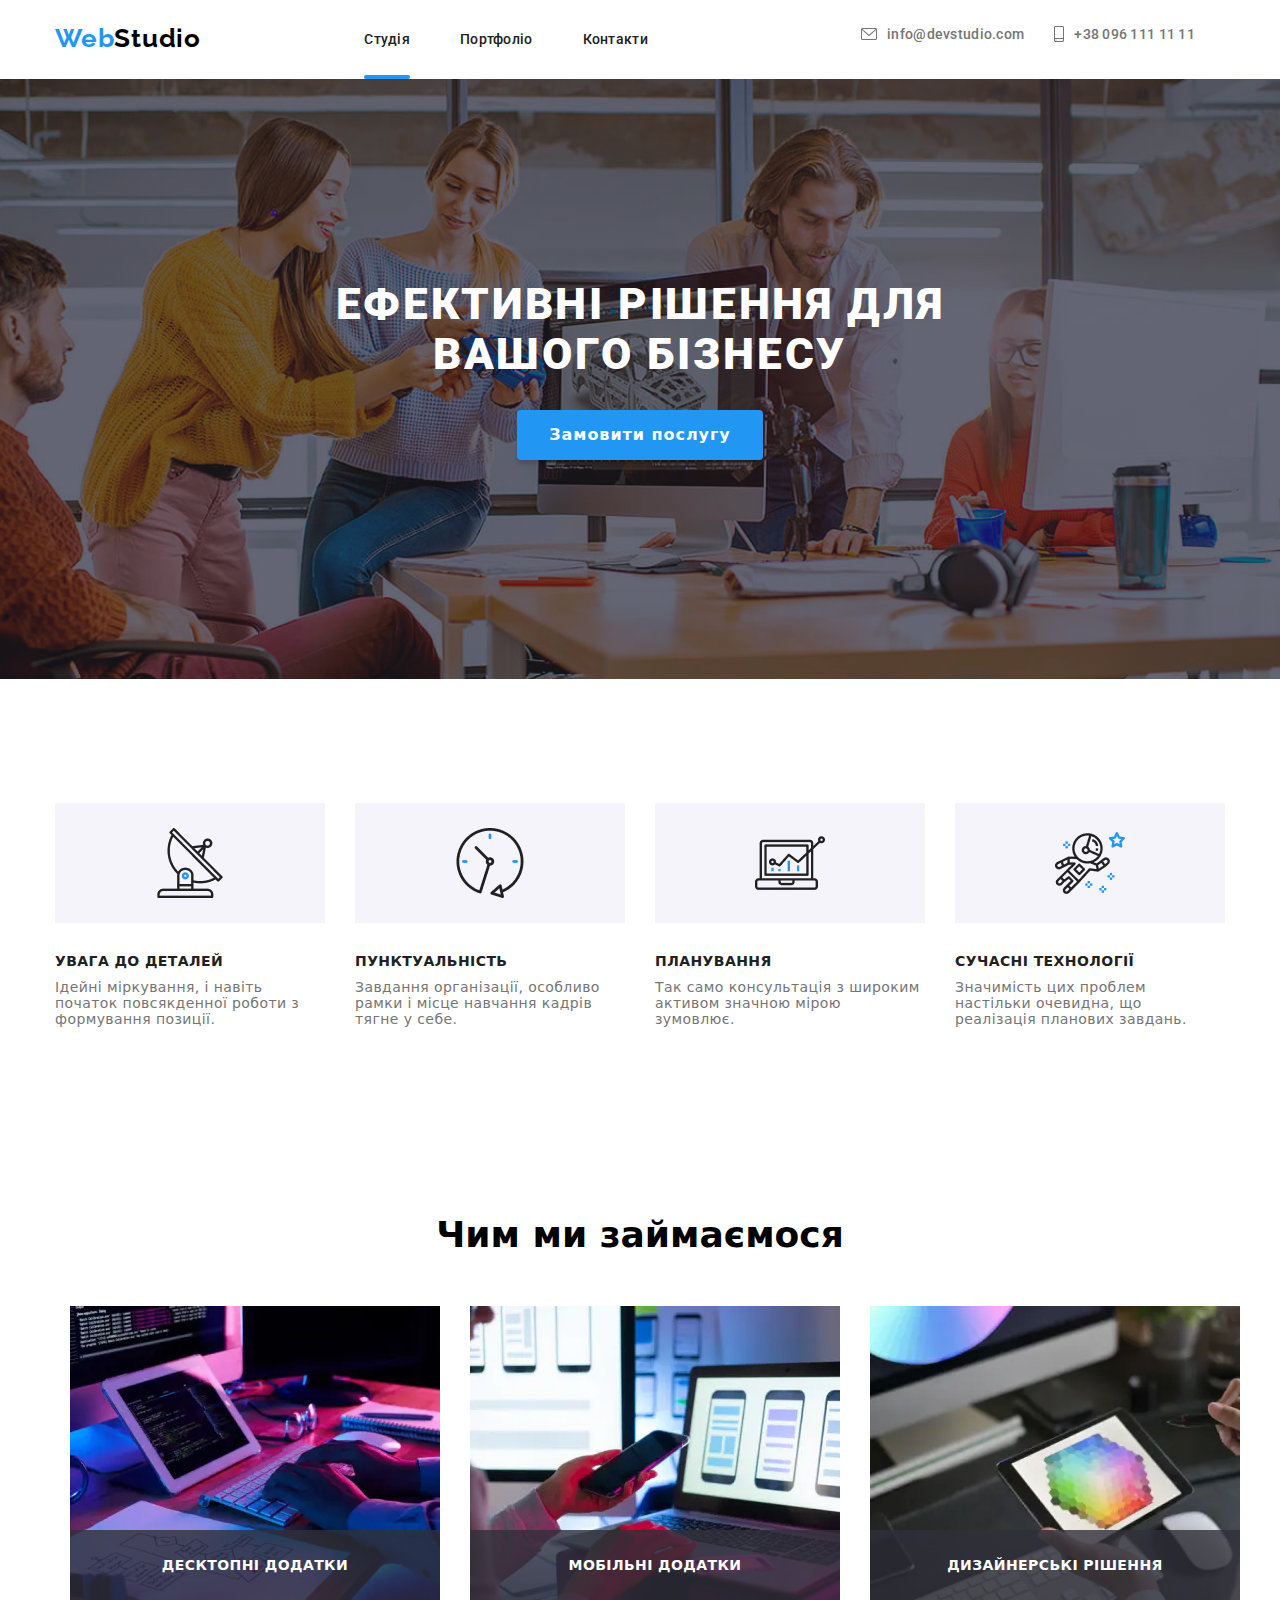
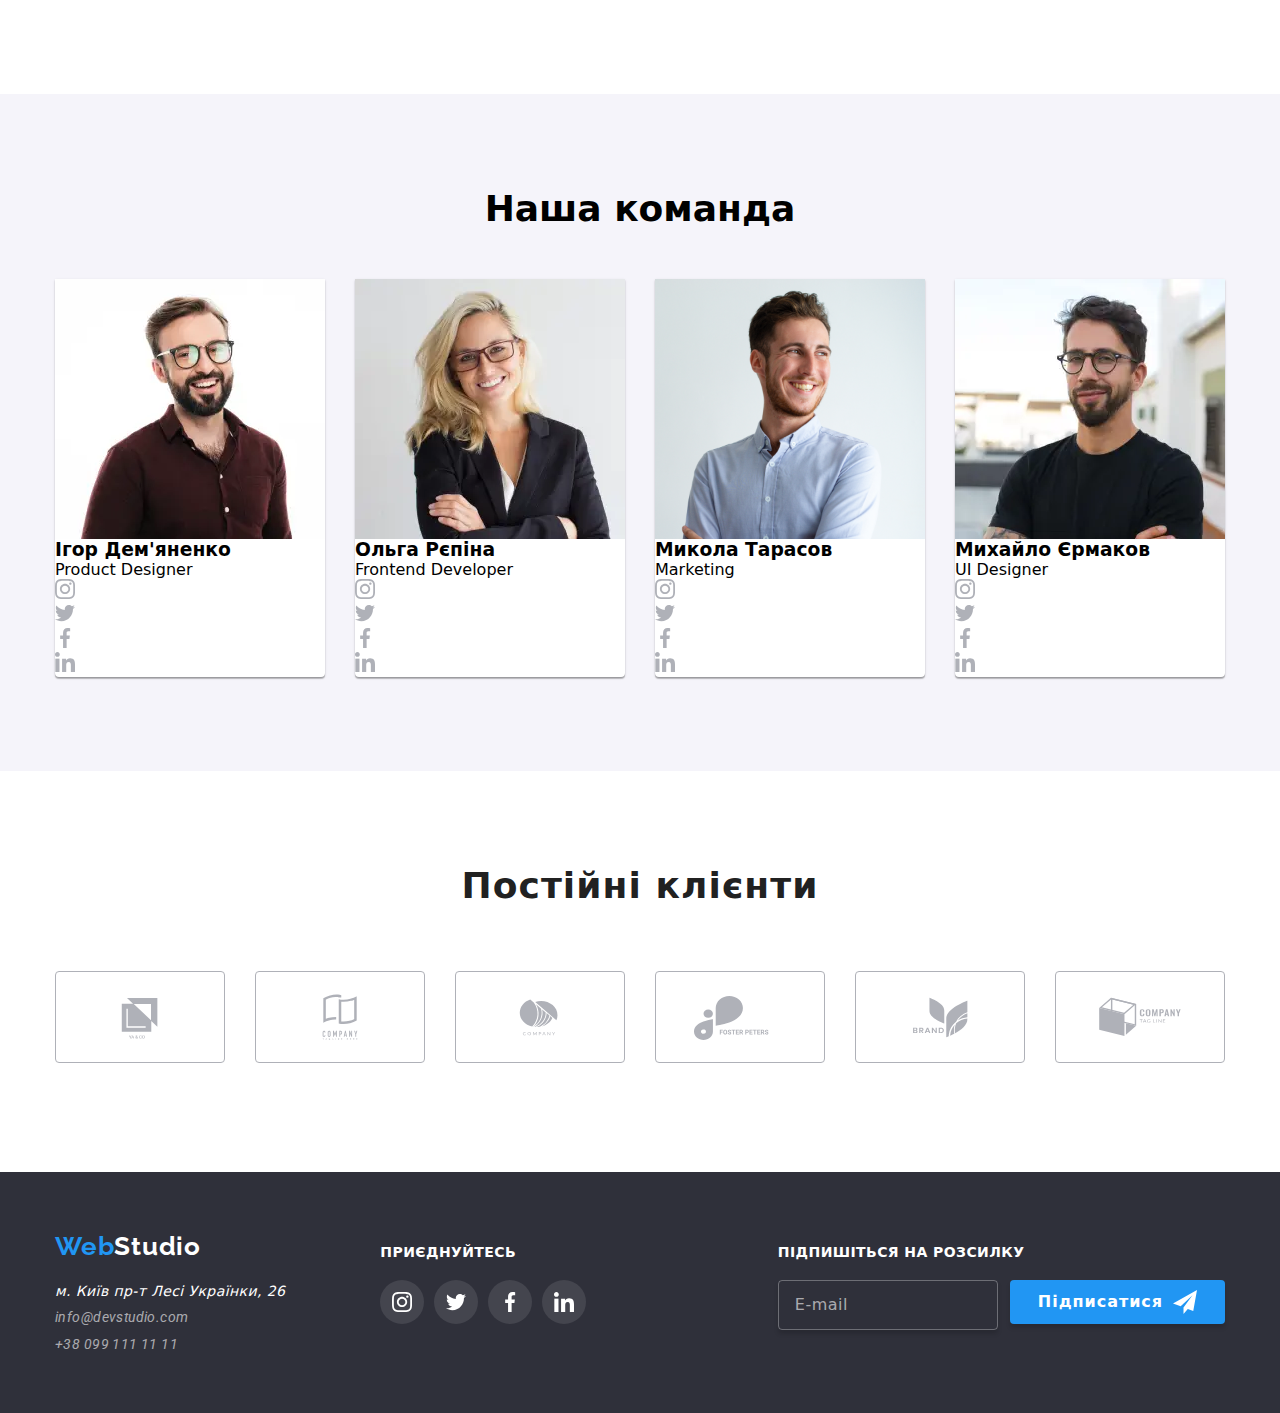
<file: index.html>
<!DOCTYPE html>
<html lang="en">
  <head>
    <meta charset="UTF-8" />
    <meta name="viewport" content="width=device-width, initial-scale=1.0" />
    <title>WebStudio</title>
    <link rel="preconnect" href="https://fonts.googleapis.com" />
    <link rel="preconnect" href="https://fonts.gstatic.com" crossorigin />
    <link
      rel="stylesheet"
      href="https://cdnjs.cloudflare.com/ajax/libs/modern-normalize/1.0.0/modern-normalize.min.css"
    />
    <link
      href="https://fonts.googleapis.com/css2?family=Raleway:wght@700&family=Roboto:wght@400;500;700;900&display=swap"
      rel="stylesheet"
    />
    <link rel="stylesheet" href="./style/main.min.css" />
    <link
      rel="stylesheet"
      href="https://cdnjs.cloudflare.com/ajax/libs/modern-normalize/1.1.0/modern-normalize.css"
    />
  </head>

  <body>
    <!-- Хедер -->
    <header class="header">
      <div class="header__box container">
        <a href="" class="header__logo"
          >Web<span class="header__style">Studio</span></a
        >
        <nav>
          <ul class="header__list">
            <li class="header__item">
              <a href="./index.html" class="header__link">Студія</a>
            </li>
            <li class="header__item">
              <a href="./portfolio.html" class="header__link">Портфоліо</a>
            </li>
            <li class="header__item">
              <a href="./index.html" class="header__link">Контакти</a>
            </li>
          </ul>
        </nav>

        <ul class="header__address">
          <li class="header__contakts">
            <a
              href="mail:info@devstudio.com"
              target="_blank"
              class="header__cont"
            >
              <svg class="header__svg" width="16" height="12">
                <use href="./img/icons.svg#icon-envelope"></use>
              </svg>
              <span>info@devstudio.com</span>
            </a>
          </li>
          <li class="header__contakts">
            <a href="tell:+380961111111" target="_blank" class="header__cont">
              <svg class="header__svg" width="10" height="16">
                <use href="./img/icons.svg#icon-smartphone"></use>
              </svg>
              <span>+38 096 111 11 11</span>
            </a>
          </li>
        </ul>
        <button type="button" class="header__menu" data-menu-open>
          <svg class="header__svg-menu" width="40px" height="40px">
            <use href="./img/icons.svg#icon-burger"></use>
          </svg>
        </button>
      </div>
    </header>

    <main>
      <!-- Герой -->
      <section class="hero">
        <div class="hero__box container">
          <h1 class="hero__title">Ефективні рішення для вашого бізнесу</h1>
          <button type="button" class="hero__btn" data-modal-open>
            Замовити послугу
          </button>
        </div>
      </section>

      <!-- Наші преваги -->
      <section class="advantages">
        <div class="advantages__box container">
          <h2 class="advantages__vh visually-hidden">Наші преваги</h2>
          <ul class="advantages__box">
            <li class="advantages__item">
              <h3 class="advantages__title">УВАГА ДО ДЕТАЛЕЙ</h3>
              <p class="advantages__text">
                Ідейні міркування, і навіть початок повсякденної роботи з
                формування позиції.
              </p>
            </li>
            <li class="advantages__item">
              <h3 class="advantages__title">ПунктуальнІсть</h3>
              <p class="advantages__text">
                Завдання організації, особливо рамки і місце навчання кадрів
                тягне у себе.
              </p>
            </li>
            <li class="advantages__item">
              <h3 class="advantages__title">ПЛАНУВАННЯ</h3>
              <p class="advantages__text">
                Так само консультація з широким активом значною мірою зумовлює.
              </p>
            </li>
            <li class="advantages__item">
              <h3 class="advantages__title">СУЧАСНІ ТЕхнології</h3>
              <p class="advantages__text">
                Значимість цих проблем настільки очевидна, що реалізація
                планових завдань.
              </p>
            </li>
          </ul>
        </div>
      </section>
      <!-- Чим ми займаємося -->
      <section class="owe-work">
        <div class="container">
          <h2 class="owe-work__title">Чим ми займаємося</h2>
          <ul class="owe-work__box container">
            <li class="owe-work__item">
              <picture>
                <source
                  srcset="
                    ./img/desktop/adv1@1x-desktop.webp 1x,
                    ./img/desktop/adv1@2x-desktop.webp 2x
                  "
                  media="(min-width: 1200px)"
                />
                <img src="./img/img-4.jpg" alt="computer" width="370" />
              </picture>
              <div class="owe-work__bg">
                <h3 class="owe-work__title2">Десктопні додатки</h3>
              </div>
            </li>
            <li class="owe-work__item">
              <picture>
                <source
                  srcset="
                    ./img/desktop/adv2@1x-desktop.webp 1x,
                    ./img/desktop/adv2@2x-desktop.webp 2x
                  "
                  media="(min-width: 1200px)"
                />
                <img src="./img/img-5.jpg" alt="computer" width="370" />
              </picture>
              <div class="owe-work__bg">
                <h3 class="owe-work__title2">Мобільні додатки</h3>
              </div>
            </li>
            <li class="owe-work__item">
              <picture>
                <source
                  srcset="
                    ./img/desktop/adv3@1x-desktop.webp 1x,
                    ./img/desktop/adv3@2x-desktop.webp 2x
                  "
                  media="(min-width: 1200px)"
                />
                <img src="./img/img-6.jpg" alt="computer" width="370" />
              </picture>
              <div class="owe-work__bg">
                <h3 class="owe-work__title2">Дизайнерські рішення</h3>
              </div>
            </li>
          </ul>
        </div>
      </section>
      <!--Наша команда  -->
      <section class="team">
        <div class="container">
          <h2 class="team__title">Наша команда</h2>
          <ul class="team__box">
            <li class="team__item">
              <picture>
                <source srcset="./img/desktop/team1@1x-desktop.webp 1x, ./img/desktop/team1@2x-desktop.webp 2x"
                media="(min-width: 1200px)">
                <source srcset="./img/tablet/team1@1x-tablet.webp 1x, ./img/tablet/team1@2x-tablet.webp 2x"
                media="(min-width: 768px)">
                <source srcset="./img/mobile/team1@1x-mobile.webp 1x, ./img/mobile/team1@2x-mobile.webp 2x"
                media="(max-width: 767px)">
                <img src="./img/igor-demyanenko.jpg" alt="" width="270" />
              </picture>
              
              <h3 class="team__name">Ігор Дем'яненко</h3>
              <p class="team__profession">Product Designer</p>
              <ul class="team-sn__list">
                <li class="team-sn__item">
                  <a class="team-sn__link">
                    <svg class="team-sn__icon">
                      <use href="./img/icons.svg#icon-instagram"></use>
                    </svg>
                  </a>
                </li>
                <li class="team-sn__item">
                  <a class="team-sn__link">
                    <svg class="team-sn__icon">
                      <use href="./img/icons.svg#icon-twitter"></use>
                    </svg>
                  </a>
                </li>
                <li class="team-sn__item">
                  <a class="team-sn__link">
                    <svg class="team-sn__icon">
                      <use href="./img/icons.svg#icon-facebook"></use>
                    </svg>
                  </a>
                </li>
                <li class="team-sn__item">
                  <a class="team-sn__link">
                    <svg class="team-sn__icon">
                      <use href="./img/icons.svg#icon-linkedin"></use>
                    </svg>
                  </a>
                </li>
              </ul>
            </li>
            <li class="team__item">
              <picture>
                <source srcset="./img/desktop/team2@1x-desktop.webp 1x, ./img/desktop/team2@2x-desktop.webp 2x"
                media="(min-width: 1200px)">
                <source srcset="./img/tablet/team2@1x-tablet.webp 1x, ./img/tablet/team2@2x-tablet.webp 2x"
                media="(min-width: 768px)">
                <source srcset="./img/mobile/team2@1x-mobile.webp 1x, ./img/mobile/team2@2x-mobile.webp 2x"
                media="(max-width: 767px)">
                <img src="./img/olga-ryepina.jpg" alt="" width="270" />
              </picture>
              <h3 class="team__name">Ольга Рєпіна</h3>
              <p class="team__profession">Frontend Developer</p>
              <ul class="team-sn__list">
                <li class="team-sn__item">
                  <a class="team-sn__link">
                    <svg class="team-sn__icon">
                      <use href="./img/icons.svg#icon-instagram"></use>
                    </svg>
                  </a>
                </li>
                <li class="team-sn__item">
                  <a class="team-sn__link">
                    <svg class="team-sn__icon">
                      <use href="./img/icons.svg#icon-twitter"></use>
                    </svg>
                  </a>
                </li>
                <li class="team-sn__item">
                  <a class="team-sn__link">
                    <svg class="team-sn__icon">
                      <use href="./img/icons.svg#icon-facebook"></use>
                    </svg>
                  </a>
                </li>
                <li class="team-sn__item">
                  <a class="team-sn__link">
                    <svg class="team-sn__icon">
                      <use href="./img/icons.svg#icon-linkedin"></use>
                    </svg>
                  </a>
                </li>
              </ul>
            </li>
            <li class="team__item">
              <img src="./img/mykola-tarasov.jpg" alt="" width="270" />
              <h3 class="team__name">Микола Тарасов</h3>
              <p class="team__profession">Marketing</p>
              <ul class="team-sn__list">
                <li class="team-sn__item">
                  <a class="team-sn__link">
                    <svg class="team-sn__icon">
                      <use href="./img/icons.svg#icon-instagram"></use>
                    </svg>
                  </a>
                </li>
                <li class="team-sn__item">
                  <a class="team-sn__link">
                    <svg class="team-sn__icon">
                      <use href="./img/icons.svg#icon-twitter"></use>
                    </svg>
                  </a>
                </li>
                <li class="team-sn__item">
                  <a class="team-sn__link">
                    <svg class="team-sn__icon">
                      <use href="./img/icons.svg#icon-facebook"></use>
                    </svg>
                  </a>
                </li>
                <li class="team-sn__item">
                  <a class="team-sn__link">
                    <svg class="team-sn__icon">
                      <use href="./img/icons.svg#icon-linkedin"></use>
                    </svg>
                  </a>
                </li>
              </ul>
            </li>
            <li class="team__item">
              <picture>
                <source srcset="./img/desktop/team4@1x-desktop.webp 1x, ./img/desktop/team4@2x-desktop.webp 2x"
                media="(min-width: 1200px)">
                <source srcset="./img/tablet/team4@1x-tablet.webp 1x, ./img/tablet/team4@2x-tablet.webp 2x"
                media="(min-width: 768px)">
                <source srcset="./img/mobile/team4@1x-mobile.webp 1x, ./img/mobile/team4@2x-mobile.webp 2x"
                media="(max-width: 767px)">
                <img src="./img/myhaylo-yermakov.jpg" alt="" width="270" />
              </picture>
              <h3 class="team__name">Михайло Єрмаков</h3>
              <p class="team__profession">UI Designer</p>
              <ul class="team-sn__list">
                <li class="team-sn__item">
                  <a class="team-sn__link">
                    <svg class="team-sn__icon">
                      <use href="./img/icons.svg#icon-instagram"></use>
                    </svg>
                  </a>
                </li>
                <li class="team-sn__item">
                  <a class="team-sn__link">
                    <svg class="team-sn__icon">
                      <use href="./img/icons.svg#icon-twitter"></use>
                    </svg>
                  </a>
                </li>
                <li class="team-sn__item">
                  <a class="team-sn__link">
                    <svg class="team-sn__icon">
                      <use href="./img/icons.svg#icon-facebook"></use>
                    </svg>
                  </a>
                </li>
                <li class="team-sn__item">
                  <a class="team-sn__link">
                    <svg class="team-sn__icon">
                      <use href="./img/icons.svg#icon-linkedin"></use>
                    </svg>
                  </a>
                </li>
              </ul>
            </li>
          </ul>
        </div>
      </section>
      <!-- Постійні клієнти -->
      <section class="clients">
        <div>
          <h2 class="clients__title">Постійні клієнти</h2>
          <ul class="clients__list">
            <li class="clients__item">
              <a href="" class="clients__company-link">
                <svg class="clients__icon-conpany">
                  <use href="./img/icon-conpany.svg#icon-Logo"></use>
                </svg>
              </a>
            </li>
            <li class="clients__item">
              <a href="" class="clients__company-link">
                <svg class="clients__icon-conpany">
                  <use href="./img/icon-conpany.svg#icon-Logo-1"></use>
                </svg>
              </a>
            </li>
            <li class="clients__item">
              <a href="" class="clients__company-link">
                <svg class="clients__icon-conpany">
                  <use href="./img/icon-conpany.svg#icon-Logo-2"></use>
                </svg>
              </a>
            </li>
            <li class="clients__item">
              <a href="" class="clients__company-link">
                <svg class="clients__icon-conpany">
                  <use href="./img/icon-conpany.svg#icon-Logo-3"></use>
                </svg>
              </a>
            </li>
            <li class="clients__item">
              <a href="" class="clients__company-link">
                <svg class="clients__icon-conpany">
                  <use href="./img/icon-conpany.svg#icon-Logo-4"></use>
                </svg>
              </a>
            </li>
            <li class="clients__item">
              <a href="" class="clients__company-link">
                <svg class="clients__icon-conpany">
                  <use href="./img/icon-conpany.svg#icon-Logo-5"></use>
                </svg>
              </a>
            </li>
          </ul>
        </div>
      </section>
    </main>
    <!-- Футер -->
    <footer class="footer">
      <div class="footer__box container">
        <div class="footer__cont">
          <a href="" class="footer__logo"
            >Web<span class="footer__style">Studio</span></a
          >
          <address>
            <ul class="footer__list">
              <li class="footer__item">
                <a
                  href="https://goo.gl/maps/dQ1mNMhz1SSXz6Sy8"
                  target="_blank"
                  class="footer__adress"
                  >м. Київ пр-т Лесі Українки, 26</a
                >
              </li>
              <li class="footer__item">
                <a
                  href="mail:info@example.com"
                  target="_blank"
                  class="footer__ct"
                  >info@devstudio.com</a
                >
              </li>
              <li class="footer__item">
                <a href="tell:+380991111111" target="_blank" class="footer__ct"
                  >+38 099 111 11 11</a
                >
              </li>
            </ul>
          </address>
        </div>
        <div class="footer__sn">
          <h4 class="footer__title">приєднуйтеcь</h4>
          <ul class="footer__sn-list">
            <li class="footer__double-item footer__sn-item">
              <a class="footer__sn-link">
                <svg class="sn-icon footer__sn-icon">
                  <use href="./img/icons.svg#icon-instagram"></use>
                </svg>
              </a>
            </li>
            <li class="footer__double-item footer__sn-item">
              <a class="footer__sn-link">
                <svg class="sn-icon footer__sn-icon">
                  <use href="./img/icons.svg#icon-twitter"></use>
                </svg>
              </a>
            </li>
            <li class="footer__double-item footer__sn-item">
              <a class="footer__sn-link">
                <svg class="sn-icon footer__sn-icon">
                  <use href="./img/icons.svg#icon-facebook"></use>
                </svg>
              </a>
            </li>
            <li class="footer__double-item footer__sn-item">
              <a class="footer__sn-link">
                <svg class="sn-icon footer__sn-icon">
                  <use href="./img/icons.svg#icon-linkedin"></use>
                </svg>
              </a>
            </li>
          </ul>
        </div>

        <form class="footer__form">
          <h3 class="footer__title">Підпишіться на розсилку</h3>
          <div class="footer__label">
            <label class="footer__name">
              <input
                type="email"
                name="user-footer__emal"
                class="footer__input"
                placeholder="E-mail"
                required
              />
            </label>
            <button type="submit" class="footer__btn">
              Підписатися
              <svg class="footer__icon" width="24" height="24">
                <use href="./img/icons.svg#icon-icon-send"></use>
              </svg>
            </button>
          </div>
        </form>
      </div>
    </footer>
    <!-- Модальне вікно -->
    <div class="backdrop is-hidden" data-modal>
      <div class="modal">
        <form class="modal__form">
          <button type="button" class="modal__btn" data-modal-close>
            <svg class="modal__icon-close" width="11" height="11">
              <use href="./img/icons.svg#icon-close-black-2-1"></use>
            </svg>
          </button>
          <h2 class="modal__title">Залиште свої дані, ми вам передзвонимо</h2>
          <ul class="modal__list">
            <li class="modal__item">
              <label class="modal__info"
                >Ім'я
                <input
                  type="text"
                  name="user-name"
                  class="modal__input"
                  required
                />
                <svg class="modal__icon" width="18" height="18">
                  <use href="./img/icons.svg#icon-person-black-1"></use>
                </svg>
              </label>
            </li>
            <li class="modal__item">
              <label class="modal__info"
                >Телефон
                <input
                  type="tel"
                  name="user-tel"
                  class="modal__input"
                  required
                />
                <svg class="modal__icon" width="18" height="18">
                  <use href="./img/icons.svg#icon-phone-black-1"></use>
                </svg>
              </label>
            </li>
            <li class="modal__item">
              <label class="modal__info"
                >Пошта
                <input
                  type="email"
                  name="user-email"
                  class="modal__input"
                  require
                />
                <svg class="modal__icon" width="18" height="18">
                  <use href="./img/icons.svg#icon-email-black-1"></use>
                </svg>
              </label>
            </li>
            <li class="modal__item">
              <label class="modal__info"
                >Коментар
                <textarea
                  class="modal__message"
                  name="user-message"
                  placeholder="Введіть текст"
                >
                </textarea>
              </label>
            </li>
          </ul>
          <div class="modal__wrap">
            <label class="modal__check">
              <input
                class="modal__checkbox"
                value="yes"
                type="checkbox"
                name="condition"
                required
              />
              <span class="modal__checkboxing">
                <svg class="modal__checked" width="11" height="11">
                  <use href="./img/icons.svg#icon-checkmark"></use>
                </svg>
              </span>
            </label>
            <p class="modal__form-text">
              Погоджуюся з розсилкою та приймаю
              <span class="modal__form-text-style">Умови договору</span>
            </p>
          </div>
          <button type="submit" class="modal__close">Відправити</button>
        </form>
      </div>
    </div>

    <div class="backdrop is-hidden" data-menu>
      <div class="menu">
        <button class="modal__btn" data-menu-close>
          <svg class="modal__icon-close" width="18px" height="18px">
            <use href="./img/icons.svg#icon-close-black-2-1"></use>
          </svg>
        </button>
        <div class="menu__sections">
          <ul class="menu__list">
            <li class="menu__item">
              <a href="./index.html" class="menu__link">Студія</a>
            </li>
            <li class="menu__item">
              <a href="./portfolio.html" class="menu__link">Портфоліо</a>
            </li>
            <li class="menu__item">
              <a href="./index.html" class="menu__link">Контакти</a>
            </li>
          </ul>
        </div>
        <div class="menu__contact">
          <ul class="menu__contakts">
            <li class="menu__items">
              <a href="" class="menu__phone">+38 096 111 11 11</a>
            </li>
            <li class="menu__items">
              <a href="" class="menu__mail">info@devstudio.com</a>
            </li>
          </ul>
        </div>
        <div class="menu__networks">
          <ul class="menu__network">
            <li class="menu__networks-item">
              <a href="" class="menu__networks-link">Instagram</a>
            </li>
            <li class="menu__networks-item">
              <a href="" class="menu__networks-link">Twitter</a>
            </li>
            <li class="menu__networks-item">
              <a href="" class="menu__networks-link">Facebook</a>
            </li>
            <li class="menu__networks-item">
              <a href="" class="menu__networks-link"> LinkedIn </a>
            </li>
          </ul>
        </div>
      </div>
    </div>
    <script src="./js/modal.js"></script>
    <script src="./js/mobile-menu.js"></script>
    <script src="https://unpkg.com/aos@2.3.1/dist/aos.js"></script>
  </body>
</html>
</file>
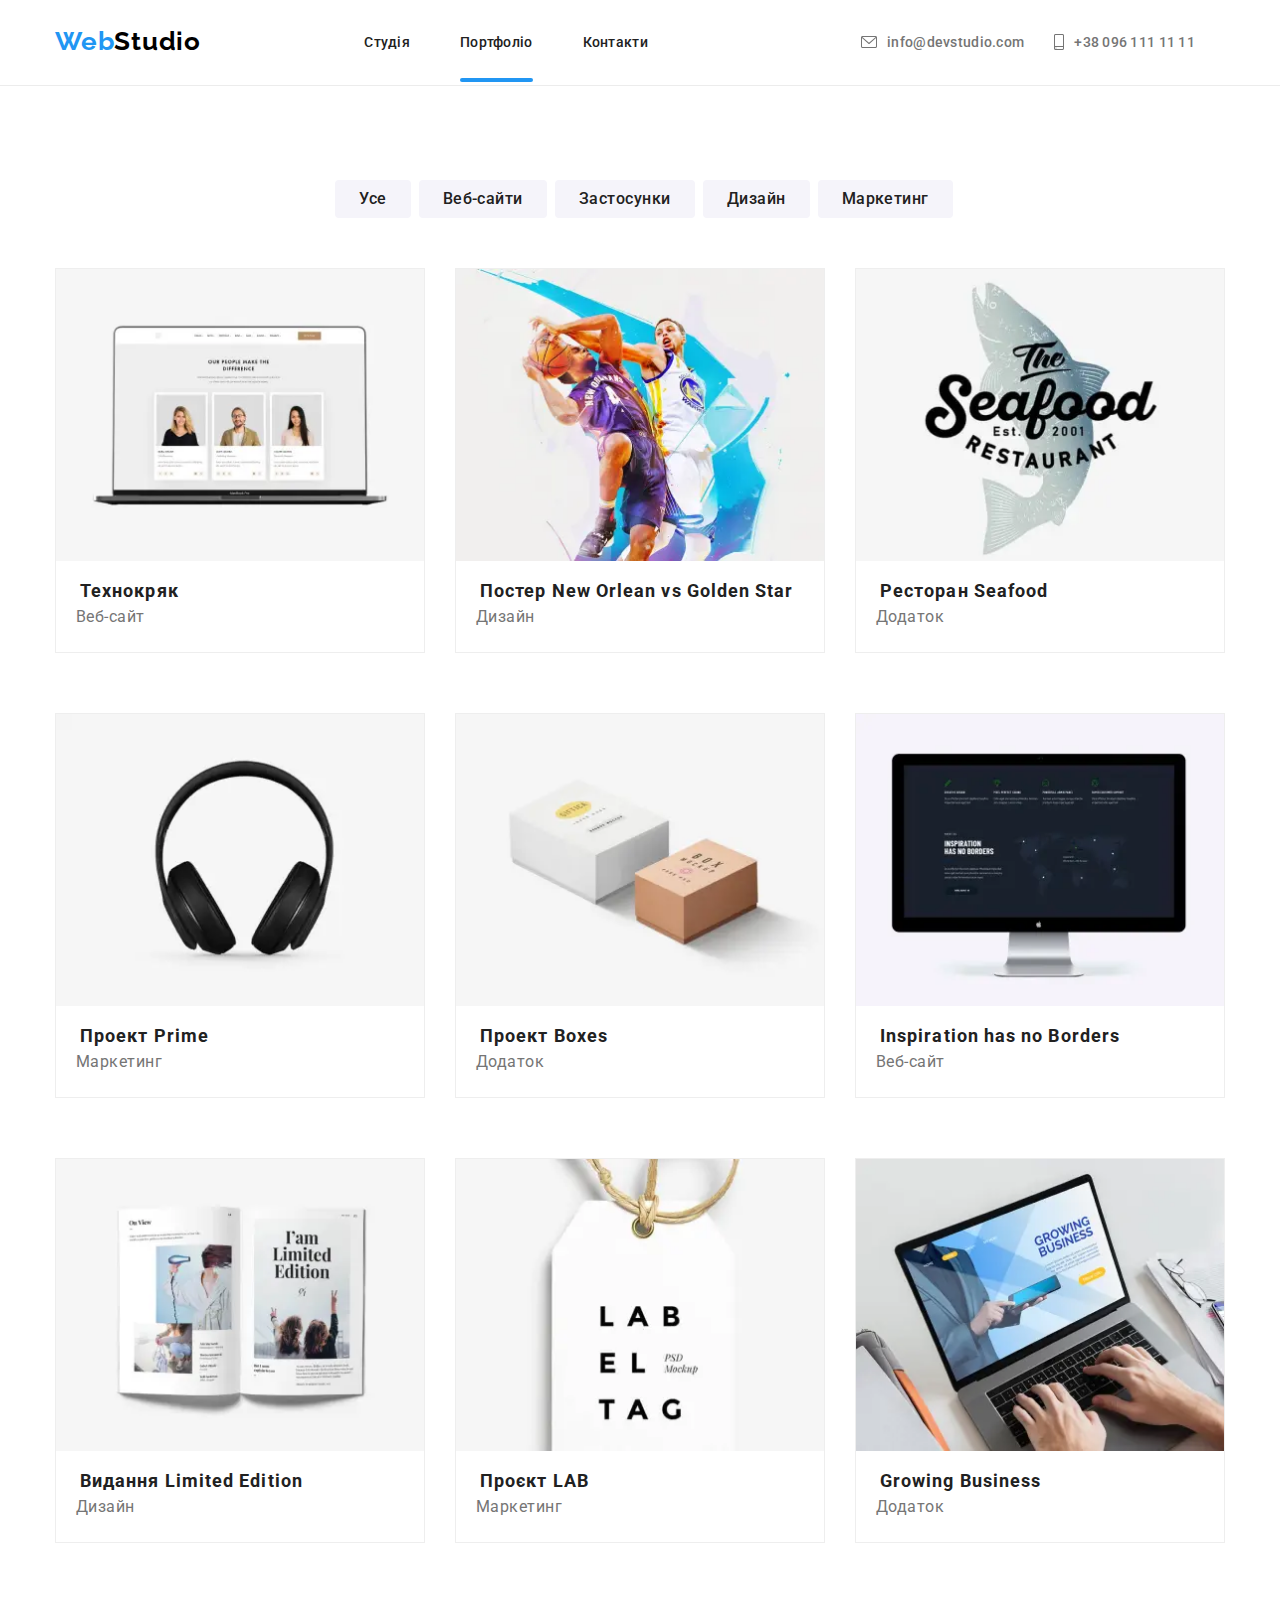
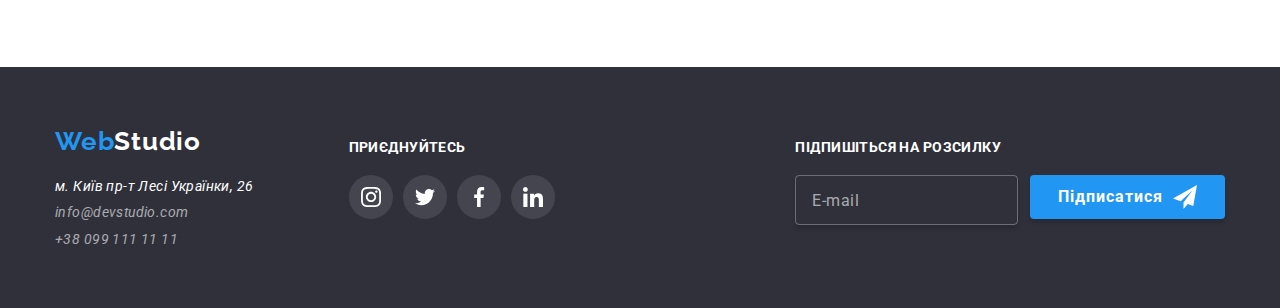
<file: portfolio.html>
<!DOCTYPE html>
<html lang="en">
  <head>
    <meta charset="UTF-8" />
    <meta name="viewport" content="width=device-width, initial-scale=1.0" />
    <title>Portfolio</title>
    <link rel="preconnect" href="https://fonts.googleapis.com" />
    <link rel="preconnect" href="https://fonts.gstatic.com" crossorigin />
    <link
      href="https://fonts.googleapis.com/css2?family=Raleway:wght@400;500;700;900&display=swap"
      rel="stylesheet"
    />
    <link rel="preconnect" href="https://fonts.googleapis.com" />
    <link rel="preconnect" href="https://fonts.gstatic.com" crossorigin />
    <link
      href="https://fonts.googleapis.com/css2?family=Raleway:wght@700&family=Roboto:wght@400;500;700;900&display=swap"
      rel="stylesheet"
    />
    <link
      rel="stylesheet"
      href="https://cdnjs.cloudflare.com/ajax/libs/modern-normalize/1.1.0/modern-normalize.css"
    />
    <link rel="stylesheet" href="./style/portfolio.min.css" />
    <!-- <link rel="stylesheet" href=".style/main.min.css" /> -->
   
  </head>

  <body>
    <!-- Хедер -->
    <header class="header">
      <div class="header__box container">
        <a href="" class="header__logo">Web<span class="header__style">Studio</span></a>
        <nav>
          <ul class="header__list">
            <li class="header__item">
              <a href="./index.html" class="header__link">Студія</a>
            </li>
            <li class="header__item">
              <a href="./portfolio.html" class="header__link">Портфоліо</a>
            </li>
            <li class="header__item">
              <a href="./index.html" class="header__link">Контакти</a>
            </li>
          </ul>
        </nav>

        <ul class="header__address">
          <li class="header__contakts">
            <a
              href="mail:info@devstudio.com"
              target="_blank"
              class="header__cont"
            >
              <svg class="header__svg" width="16" height="12">
                <use href="./img/icons.svg#icon-envelope"></use>
              </svg>
              <span>info@devstudio.com</span>
            </a>
          </li>
          <li class="header__contakts">
            <a href="tell:+380961111111" target="_blank" class="header__cont">
              <svg class="header__svg" width="10" height="16">
                <use href="./img/icons.svg#icon-smartphone"></use>
              </svg>
              <span>+38 096 111 11 11</span>
            </a>
          </li>
        </ul>
      <button type="button" class="header__menu" data-menu-open>
        <svg class="header__svg-menu" width="40px" height="40px">
          <use href="./img/icons.svg#icon-burger"></use>
        </svg>
      </button>
    </div>
    </header>
    <main>
      <section class="portfolio">
        <div class="container">
          <h2 class="visually-hidden">Портфоліо</h2>
          <ul class="portfolio__list-btn list">
            <li class="item portfolio__btn-item">
              <button type="button" class="portfolio__btn">Усе</button>
            </li>
            <li class="item portfolio__btn-item">
              <button type="button" class="portfolio__btn">Веб-сайти</button>
            </li>
            <li class="item portfolio__btn-item">
              <button type="button" class="portfolio__btn">Застосунки</button>
            </li>
            <li class="item portfolio__btn-item">
              <button type="button" class="portfolio__btn">Дизайн</button>
            </li>
            <li class="item portfolio__btn-item">
              <button type="button" class="portfolio__btn">Маркетинг</button>
            </li>
          </ul>

          <ul class="portfolio__list">
            
            <li class="item portfolio__item">
              <a  class="portfolio__link">
            <div class="portfolio__thumb">
              <div class="portfolio__overlay">
                <p class="portfolio__overlay-text">
                  Ресурс пропонує комплексні пропозиції з різним рівнем
                  функціоналу та сервісів. Все це дозволить відвідувачу
                  отримати вичерпні відомості про компанію чи приватну
                  особу.
                </p>
              </div>
              <picture>
                <source srcset="./img/desktop/portfolio1@1x-desktop.webp 1x, ./img/desktop/portfolio1@2x-desktop.webp 2x"
                media="(min-width: 1200px)">
                <source srcset="./img/tablet/portfolio1@1x-tablet.webp 1x, ./img/tablet/portfolio1@2x-tablet.webp 2x"
                media="(min-width: 768px)">
                <source srcset="./img/mobile/portfolio1@1x-mobile.webp 1x, ./img/mobile/portfolio1@2x-mobile.webp 2x"
                media="(max-width: 767px)">
                <img src="./img/work1-desktop.jpg" alt="Технокряк" width="370" />
              </picture>
            </div>
              <div class="portfolio__list-name">
              <h3 class="portfolio__title">Технокряк</h3>
              <p class="portfolio__text">Веб-сайт</p>
            </div>
         </a>
            </li>
          

            <li class="item portfolio__item">
              <a  class="portfolio__link">
            <div class="portfolio__thumb">
              <div class="portfolio__overlay">
                <p class="portfolio__overlay-text">
                  Ресурс пропонує комплексні пропозиції з різним рівнем
                  функціоналу та сервісів. Все це дозволить відвідувачу
                  отримати вичерпні відомості про компанію чи приватну
                  особу.
                </p>
              </div>
              <picture>
                <source srcset="./img/desktop/portfolio2@1x-desktop.webp 1x, ./img/desktop/portfolio2@2x-desktop.webp 2x"
                media="(min-width: 1200px)">
                <source srcset="./img/tablet/portfolio2@1x-tablet.webp 1x, ./img/tablet/portfolio2@2x-tablet.webp 2x"
                media="(min-width: 768px)">
                <source srcset="./img/mobile/portfolio2@1x-mobile.webp 1x, ./img/mobile/portfolio2@2x-mobile.webp 2x"
                media="(max-width: 767px)">
                <img src="./img/work2-desktop.jpg" alt="" width="370" />
              </picture>
              </div>
              <div class="portfolio__list-name">
                <h3 class="portfolio__title">Постер New Orlean vs Golden Star</h3>
                <p class="portfolio__text">Дизайн</p>
            </div>
         </a>
            </li>

           <li class="item portfolio__item">
              <a  class="portfolio__link">
            <div class="portfolio__thumb">
              <div class="portfolio__overlay">
                <p class="portfolio__overlay-text">
                  Ресурс пропонує комплексні пропозиції з різним рівнем
                  функціоналу та сервісів. Все це дозволить відвідувачу
                  отримати вичерпні відомості про компанію чи приватну
                  особу.
                </p>
              </div>
              <picture>
              <source srcset="./img/desktop/portfolio3@1x-desktop.webp 1x, ./img/desktop/portfolio3@2x-desktop.webp 2x"
                media="(min-width: 1200px)">
                <source srcset="./img/tablet/portfolio3@1x-tablet.webp 1x, ./img/tablet/portfolio3@2x-tablet.webp 2x"
                media="(min-width: 768px)">
                <source srcset="./img/mobile/portfolio3@1x-mobile.webp 1x, ./img/mobile/portfolio3@2x-mobile.webp 2x"
                media="(max-width: 767px)">
                <img src="./img/work3-desktop.jpg" alt="Технокряк" width="370" />
              </picture>
            </div>
              <div class="portfolio__list-name">
                <h3 class="portfolio__title">Ресторан Seafood</h3>
                <p class="portfolio__text">Додаток</p>
            </div>
         </a>
            </li>

            <li class="item portfolio__item">
              <a  class="portfolio__link">
            <div class="portfolio__thumb">
              <div class="portfolio__overlay">
                <p class="portfolio__overlay-text">
                  Ресурс пропонує комплексні пропозиції з різним рівнем
                  функціоналу та сервісів. Все це дозволить відвідувачу
                  отримати вичерпні відомості про компанію чи приватну
                  особу.
                </p>
              </div>
              <picture>
                <source srcset="./img/desktop/portfolio4@1x-desktop.webp 1x, ./img/desktop/portfolio4@2x-desktop.webp 2x"
                  media="(min-width: 1200px)">
                  <source srcset="./img/tablet/portfolio4@1x-tablet.webp 1x, ./img/tablet/portfolio4@2x-tablet.webp 2x"
                  media="(min-width: 768px)">
                  <source srcset="./img/mobile/portfolio4@1x-mobile.webp 1x, ./img/mobile/portfolio4@2x-mobile.webp 2x"
                  media="(max-width: 767px)">
                  <img src="./img/work4-desktop.jpg" alt="Технокряк" width="370" />
                </picture>
            </div>
              <div class="portfolio__list-name">
                <h3 class="portfolio__title">Проект Prime</h3>
                <p class="portfolio__text">Маркетинг</p>
            </div>
         </a>
            </li>
            <li class="item portfolio__item">
              <a  class="portfolio__link">
            <div class="portfolio__thumb">
              <div class="portfolio__overlay">
                <p class="portfolio__overlay-text">
                  Ресурс пропонує комплексні пропозиції з різним рівнем
                  функціоналу та сервісів. Все це дозволить відвідувачу
                  отримати вичерпні відомості про компанію чи приватну
                  особу.
                </p>
              </div>
              <picture>
                <source srcset="./img/desktop/portfolio5@1x-desktop.webp 1x, ./img/desktop/portfolio5@2x-desktop.webp 2x"
                  media="(min-width: 1200px)">
                  <source srcset="./img/tablet/portfolio5@1x-tablet.webp 1x, ./img/tablet/portfolio5@2x-tablet.webp 2x"
                  media="(min-width: 768px)">
                  <source srcset="./img/mobile/portfolio5@1x-mobile.webp 1x, ./img/mobile/portfolio5@2x-mobile.webp 2x"
                  media="(max-width: 767px)">
                  <img src="./img/work5-desktop.jpg" alt="Технокряк" width="370" />
                </picture>
            </div>
              <div class="portfolio__list-name">
                <h3 class="portfolio__title">Проект Boxes</h3>
                <p class="portfolio__text">Додаток</p>
            </div>
         </a>
            </li>

            <li class="item portfolio__item">
              <a  class="portfolio__link">
            <div class="portfolio__thumb">
              <div class="portfolio__overlay">
                <p class="portfolio__overlay-text">
                  Ресурс пропонує комплексні пропозиції з різним рівнем
                  функціоналу та сервісів. Все це дозволить відвідувачу
                  отримати вичерпні відомості про компанію чи приватну
                  особу.
                </p>
              </div>
              <picture>
                <source srcset="./img/desktop/portfolio6@1x-desktop.webp 1x, ./img/desktop/portfolio6@2x-desktop.webp 2x"
                  media="(min-width: 1200px)">
                  <source srcset="./img/tablet/portfolio6@1x-tablet.webp 1x, ./img/tablet/portfolio6@2x-tablet.webp 2x"
                  media="(min-width: 768px)">
                  <source srcset="./img/mobile/portfolio6@1x-mobile.webp 1x, ./img/mobile/portfolio6@2x-mobile.webp 2x"
                  media="(max-width: 767px)">
                  <img src="./img/work6-desktop.jpg" alt="Технокряк" width="370" />
                </picture>
            </div>
              <div class="portfolio__list-name">
                <h3 class="portfolio__title">Inspiration has no Borders</h3>
                <p class="portfolio__text">Веб-сайт</p>
            </div>
         </a>
            </li>
            <li class="item portfolio__item">
              <a  class="portfolio__link">
            <div class="portfolio__thumb">
              <div class="portfolio__overlay">
                <p class="portfolio__overlay-text">
                  Ресурс пропонує комплексні пропозиції з різним рівнем
                  функціоналу та сервісів. Все це дозволить відвідувачу
                  отримати вичерпні відомості про компанію чи приватну
                  особу.
                </p>
              </div>
              <picture>
                <source srcset="./img/desktop/portfolio7@1x-desktop.webp 1x, ./img/desktop/portfolio7@2x-desktop.webp 2x"
                  media="(min-width: 1200px)">
                  <source srcset="./img/tablet/portfolio7@1x-tablet.webp 1x, ./img/tablet/portfolio7@2x-tablet.webp 2x"
                  media="(min-width: 768px)">
                  <source srcset="./img/mobile/portfolio7@1x-mobile.webp 1x, ./img/mobile/portfolio7@2x-mobile.webp 2x"
                  media="(max-width: 767px)">
                  <img src="./img/work7-desktop.jpg" alt="Технокряк" width="370" />
                </picture>
            </div>
              <div class="portfolio__list-name">
                <h3 class="portfolio__title">Видання Limited Edition</h3>
                <p class="portfolio__text">Дизайн</p>
            </div>
         </a>
            </li>

            <li class="item portfolio__item">
              <a  class="portfolio__link">
            <div class="portfolio__thumb">
              <div class="portfolio__overlay">
                <p class="portfolio__overlay-text">
                  Ресурс пропонує комплексні пропозиції з різним рівнем
                  функціоналу та сервісів. Все це дозволить відвідувачу
                  отримати вичерпні відомості про компанію чи приватну
                  особу.
                </p>
              </div>
              <picture>
                <source srcset="./img/desktop/portfolio8@1x-desktop.webp 1x, ./img/desktop/portfolio8@2x-desktop.webp 2x"
                  media="(min-width: 1200px)">
                  <source srcset="./img/tablet/portfolio8@1x-tablet.webp 1x, ./img/tablet/portfolio8@2x-tablet.webp 2x"
                  media="(min-width: 768px)">
                  <source srcset="./img/mobile/portfolio8@1x-mobile.webp 1x, ./img/mobile/portfolio8@2x-mobile.webp 2x"
                  media="(max-width: 767px)">
                  <img src="./img/work8-desktop.jpg" alt="Технокряк" width="370" />
                </picture>
            </div>
              <div class="portfolio__list-name">
              <h3 class="portfolio__title">Проєкт LAB</h3>
              <p class="portfolio__text">Маркетинг</p>
            </div>
         </a>
            </li>
            <li class="item portfolio__item">
              <a  class="portfolio__link">
            <div class="portfolio__thumb">
              <div class="portfolio__overlay">
                <p class="portfolio__overlay-text">
                  Ресурс пропонує комплексні пропозиції з різним рівнем
                  функціоналу та сервісів. Все це дозволить відвідувачу
                  отримати вичерпні відомості про компанію чи приватну
                  особу.
                </p>
              </div>
              <picture>
                <source srcset="./img/desktop/portfolio9@1x-desktop.webp 1x, ./img/desktop/portfolio9@2x-desktop.webp 2x"
                  media="(min-width: 1200px)">
                  <source srcset="./img/tablet/portfolio9@1x-tablet.webp 1x, ./img/tablet/portfolio9@2x-tablet.webp 2x"
                  media="(min-width: 768px)">
                  <source srcset="./img/mobile/portfolio9@1x-mobile.webp 1x, ./img/mobile/portfolio9@2x-mobile.webp 2x"
                  media="(max-width: 767px)">
                  <img src="./img/work9-desktop.jpg" alt="Технокряк" width="370" />
                </picture>
            </div>
              <div class="portfolio__list-name">
              <h3 class="portfolio__title">Growing Business</h3>
              <p class="portfolio__text">Додаток</p>
            </div>
         </a>
            </li>

          </ul>
        </div>
      </section>
    </main>

    <footer class="footer">
      <div class="footer__box container">
        <div class="footer__cont">
          <a href="" class="footer__logo">Web<span class="footer__style">Studio</span></a>
          <address>
            <ul class="footer__list">
              <li class="footer__item">
                <a
                  href="https://goo.gl/maps/dQ1mNMhz1SSXz6Sy8"
                  target="_blank"
                  class="footer__adress"
                  >м. Київ пр-т Лесі Українки, 26</a
                >
              </li>
              <li class="footer__item">
                <a
                  href="mail:info@example.com"
                  target="_blank"
                  class="footer__ct"
                  >info@devstudio.com</a
                >
              </li>
              <li class="footer__item">
                <a href="tell:+380991111111" target="_blank" class="footer__ct"
                  >+38 099 111 11 11</a
                >
              </li>
            </ul>
          </address>
        </div>
        <div class="footer__sn">
          <h4 class="footer__title">приєднуйтеcь</h4>
          <ul class="footer__sn-list">
            <li class="footer__double-item footer__sn-item">
              <a class="footer__sn-link">
                <svg class="sn-icon footer__sn-icon">
                  <use href="./img/icons.svg#icon-instagram"></use>
                </svg>
              </a>
            </li>
            <li class="footer__double-item footer__sn-item">
              <a class="footer__sn-link">
                <svg class="sn-icon footer__sn-icon">
                  <use href="./img/icons.svg#icon-twitter"></use>
                </svg>
              </a>
            </li>
            <li class="footer__double-item footer__sn-item">
              <a class="footer__sn-link">
                <svg class="sn-icon footer__sn-icon">
                  <use href="./img/icons.svg#icon-facebook"></use>
                </svg>
              </a>
            </li>
            <li class="footer__double-item footer__sn-item">
              <a class="footer__sn-link">
                <svg class="sn-icon footer__sn-icon">
                  <use href="./img/icons.svg#icon-linkedin"></use>
                </svg>
              </a>
            </li>
          </ul>
        </div>

        <form class="footer__form">
          <h3 class="footer__title">Підпишіться на розсилку</h3>
          <div class="footer__label">
            <label class="footer__name">
              <input
                type="email"
                name="user-footer__emal"
                class="footer__input"
                placeholder="E-mail"
                required/>
            </label>
            <button type="submit" class="footer__btn">
              Підписатися
              <svg class="footer__icon" width="24" height="24">
                <use href="./img/icons.svg#icon-icon-send"></use>
              </svg>
            </button>
          </div>
        </form>
      </div>
    </footer>
    <div class="backdrop is-hidden" data-menu>
      <div class="menu">
        <button class="modal__btn" data-menu-close>
          <svg class="modal__icon-close" width="18px" height="18px">
            <use href="./img/icons.svg#icon-close-black-2-1"></use>
          </svg>
        </button>
        <div class="menu__sections">
          <ul class="menu__list">
            <li class="menu__item">
              <a href="./index.html" class="menu__link">Студія</a>
            </li>
            <li class="menu__item">
              <a href="./portfolio.html" class="menu__link">Портфоліо</a>
            </li>
            <li class="menu__item">
              <a href="./index.html" class="menu__link">Контакти</a>
            </li>
          </ul>
        </div>
        <div class="menu__contact">
          <ul class="menu__contakts">
            <li class="menu__items">
              <a href="" class="menu__phone">+38 096 111 11 11</a>
            </li>
            <li class="menu__items">
              <a href="" class="menu__mail">info@devstudio.com</a>
            </li>
          </ul>
        </div>
        <div class="menu__networks">
          <ul class="menu__network">
            <li class="menu__networks-item">
              <a href="" class="menu__networks-link">Instagram</a>
            </li>
            <li class="menu__networks-item">
              <a href="" class="menu__networks-link">Twitter</a>
            </li>
            <li class="menu__networks-item">
              <a href="" class="menu__networks-link">Facebook</a>
            </li>
            <li class="menu__networks-item">
              <a href="" class="menu__networks-link"> LinkedIn </a>
            </li>
          </ul>
        </div>
      </div>
    </div>
    <script src="./js/mobile-menu.js"></script>
  </body>
</html>
</file>
<file: style/main.min.css>
ul{margin:0;padding:0;list-style:none}a{text-decoration:none}li{list-style:none}h1,h2,h3,h4,h5,h6,p,ul{margin:0px}img{display:block;width:100%;max-width:100%}body{font-family:Roboto,sans-serif;font-style:normal}.visually-hidden{position:absolute;clip:rect(1px 1px 1px 1px);clip:rect(1px, 1px, 1px, 1px);padding:0;border:0;height:1px;width:1px;overflow:hidden}.container{width:100%;margin:0 auto;padding:0 15px}@media screen and (min-width: 480px){.container{width:480px}}@media screen and (min-width: 768px){.container{width:768px}}@media screen and (min-width: 1200px){.container{width:1200px}}.modal__close,.hero__btn{color:#fff;text-align:center;font-size:16px;font-style:normal;font-weight:700;line-height:1.87;letter-spacing:.96px;cursor:pointer;border-radius:4px;background:#2196f3;box-shadow:0px 4px 4px 0px rgba(0,0,0,.15);transition-property:color,background-color;transition-duration:250ms;transition-timing-function:cubic-bezier(0.4, 0, 0.2, 1);display:block;border:none}.modal__close:hover,.hero__btn:hover,.modal__close:focus,.hero__btn:focus{color:#2196f3;background-color:#fff;transition-property:color,background-color}.header{padding-top:16px;padding-bottom:16px}@media screen and (min-width: 786px){.header{padding-top:26px;padding-bottom:26px}}@media screen and (min-width: 1200px){.header{padding-top:24px;padding-bottom:25px}}.header__box{display:flex;align-items:center;justify-content:start;flex-wrap:wrap;font-family:"Roboto",sans-serif;justify-content:space-between}.header__logo{color:#2196f3;font-size:24px;font-weight:700;font-family:"Raleway",sans-serif;letter-spacing:.72px}@media screen and (min-width: 1200px){.header__logo{color:#2196f3;font-size:26px;font-weight:700;letter-spacing:.78px}}.header__style{color:#000;transition-property:color,background-color;transition-duration:250ms;transition-timing-function:cubic-bezier(0.4, 0, 0.2, 1)}.header__style:hover,.header__style:focus{color:#2196f3;transition-property:color,background-color}.header__list{display:none}@media screen and (min-width: 768px){.header__list{display:flex;align-items:start;justify-content:start;flex-wrap:wrap}}.header__item:not(:first-child){margin-left:50px}.header__item{position:relative}.header__link{color:#212121;font-size:14px;font-weight:500;letter-spacing:.28px;transition-property:color,background-color;transition-duration:250ms;transition-timing-function:cubic-bezier(0.4, 0, 0.2, 1)}.header__link:hover,.header__link:focus{color:#2196f3;outline:none;transition-property:color}.header__address{display:none}@media screen and (min-width: 768px){.header__address{display:block;margin-bottom:10px}}@media screen and (min-width: 1200px){.header__address{display:flex;align-items:start;justify-content:start;flex-wrap:wrap;display:flex;margin-left:50px}}.header__svg{margin-right:10px;transition-property:fill;transition-duration:250ms;transition-timing-function:cubic-bezier(0.4, 0, 0.2, 1)}.header__contakts:hover .header__svg{fill:#2196f3;cursor:pointer;transition-property:fill}.header__svg{fill:#757575}.header__cont{color:#757575;font-size:14px;font-weight:500;letter-spacing:.28px}.header__cont:nth-child(1){margin-right:30px}.header__cont{display:flex;align-items:center;justify-content:start;flex-wrap:wrap;margin-left:auto;display:flex;align-items:center;transition-property:color;transition-duration:250ms;transition-timing-function:cubic-bezier(0.4, 0, 0.2, 1)}.header__cont:hover,.header__cont:focus{color:#2196f3;outline:none;transition-property:color}.header__menu{border:none;background:#fff}@media screen and (min-width: 768px){.header__menu{display:none}}.header__svg-menu{background-color:#fff}.hero{padding-top:118px;padding-bottom:118px;background-color:#2f303a;display:flex;align-items:start;justify-content:start;flex-wrap:wrap;margin-left:auto;margin-right:auto;height:400px;content:"";display:block;background-repeat:no-repeat;background-position:center;background-size:cover;background-image:linear-gradient(rgba(47, 48, 58, 0.4), rgba(47, 48, 58, 0.4)),url(../../../img/mobile/hero@1x-mobile.webp)}@media(min-device-pixel-ratio: 2),(-webkit-min-device-pixel-ratio: 2),(min-resolution: 192dpi),(min-resolution: 2dppx){.hero{background-image:url(../../../img/mobile/hero@2x-mobile.webp)}}@media screen and (min-width: 768px){.hero{content:"";display:block;background-image:linear-gradient(rgba(47, 48, 58, 0.4), rgba(47, 48, 58, 0.4)),url(../../../img/tablet/hero@1x-tablet.webp)}}@media screen and (min-width: 768px)and (min-device-pixel-ratio: 2),screen and (min-width: 768px)and (-webkit-min-device-pixel-ratio: 2),screen and (min-width: 768px)and (min-resolution: 192dpi),screen and (min-width: 768px)and (min-resolution: 2dppx){.hero{background-image:url(../img/tablet/hero@2x-tablet.webp)}}@media screen and (min-width: 1200px){.hero{padding-top:200px;padding-bottom:200px;max-width:1600px;height:600px;content:"";display:block;background-image:linear-gradient(rgba(47, 48, 58, 0.4), rgba(47, 48, 58, 0.4)),url(../img/hero.jpg)}}@media screen and (min-width: 1200px)and (min-device-pixel-ratio: 2),screen and (min-width: 1200px)and (-webkit-min-device-pixel-ratio: 2),screen and (min-width: 1200px)and (min-resolution: 192dpi),screen and (min-width: 1200px)and (min-resolution: 2dppx){.hero{background-image:url(../img/desktop/hero@2x-desktop.webp)}}.hero__title{color:#fff;font-size:26px;font-weight:900;font-family:Roboto;text-align:center;letter-spacing:1.56px;text-transform:uppercase;max-width:360px;margin-left:auto;margin-right:auto;margin-bottom:30px;animation-name:hero-title-move;animation-duration:3s;animation-iteration-count:initial}@media screen and (min-width: 768px){.hero__title{color:#fff;font-size:44px;font-weight:900;letter-spacing:2.64px;max-width:696px}}@media screen and (min-width: 1200px){.hero__title{color:#fff;font-size:44px;font-weight:900;letter-spacing:2.64px;max-width:696px;margin-left:auto;margin-right:auto}}@keyframes hero-title-move{0%{transform:scale3d(0, 0, 0) translate(-200px, -200px)}50%{transform:scale3d(0.7, 0.7, 0.7) translate(50px, 50px)}100%{transform:scale3d(1, 1, 1) translate(0, 0)}}.hero__btn{padding:10px 24px;margin-left:auto;margin-right:auto}@media screen and (min-width: 768px){.hero__btn{padding:10px 24px;margin-left:auto;margin-right:auto}}@media screen and (min-width: 1200px){.hero__btn{padding:10px 32px;margin-left:auto;margin-right:auto}}.advantages{padding-top:60px}@media screen and (min-width: 1200px){.advantages{padding-top:94px}}.advantages__vh{margin-bottom:50px;padding-bottom:94px;padding-top:94px}.advantages__box{display:flex;align-items:start;justify-content:center;flex-wrap:wrap;flex-direction:row;gap:30px;padding:15px 0;margin-bottom:55px;width:480px}@media screen and (min-width: 768px){.advantages__box{display:flex;align-items:start;justify-content:center;flex-wrap:wrap;width:768px}}@media screen and (min-width: 1200px){.advantages__box{display:flex;align-items:start;justify-content:center;flex-wrap:wrap;width:1170px}}.advantages__item{width:450px;flex-shrink:0;max-width:270px;gap:30px}@media screen and (min-width: 768px){.advantages__item{width:354px}}@media screen and (min-width: 1200px){.advantages__item{width:270px}}.advantages__item:nth-child(1):before{content:"";display:block;width:100%;height:120px;background-color:#f5f4fa;background-image:url(../img/antenna.jpg);background-size:70px;background-repeat:no-repeat;background-position:center;margin-bottom:30px}.advantages__item:nth-child(2):before{content:"";display:block;width:100%;height:120px;background-color:#f5f4fa;background-image:url(../img/clock.jpg);background-size:70px;background-repeat:no-repeat;background-position:center;margin-bottom:30px}.advantages__item:nth-child(3):before{content:"";display:block;width:100%;height:120px;background-color:#f5f4fa;background-image:url(../img/diagram.jpg);background-size:70px;background-repeat:no-repeat;background-position:center;margin-bottom:30px}.advantages__item:nth-child(4):before{content:"";display:block;width:100%;height:120px;background-color:#f5f4fa;background-image:url(../img/astronaut.jpg);background-size:70px;background-repeat:no-repeat;background-position:center;margin-bottom:30px}.advantages__title{color:#212121;font-size:14px;font-weight:700;letter-spacing:.42px;text-transform:uppercase}@media screen and (min-width: 768px){.advantages__title{text-align:start}}@media screen and (min-width: 1200px){.advantages__title{text-align:start}}.advantages__title{margin-bottom:10px}.advantages__text{color:#757575;font-size:14px;font-weight:400;letter-spacing:.42px}.owe-work{display:none;padding:47px 0 94px}@media screen and (min-width: 1200px){.owe-work{display:block;padding-bottom:94px}}.owe-work__title{display:flex;justify-content:center;margin-bottom:50px;font-size:36px}.owe-work__box{display:flex;gap:30px;flex-direction:row;justify-content:space-between}.owe-work__box>.owe-work__item{position:relative;flex-basis:calc((100% - 60px)/3)}.owe-work__bg{display:flex;justify-content:center;align-items:center;position:absolute;width:100%;height:70px;bottom:0px;background-color:rgba(47,48,58,.8);z-index:3}.owe-work__title2{color:#fff;font-size:14px;font-weight:700;letter-spacing:.42px;text-transform:uppercase;animation-name:owe-work-title-move;animation-duration:6s;animation-iteration-count:unset}@keyframes owe-work-title-move{0%{transform:scale3d(0, 0, 0)}100%{transform:scale3d(1, 1, 1)}}.team{padding-bottom:60px;background-color:#f5f4fa}@media screen and (min-width: 1200px){.team{padding-bottom:94px}}.team__title{display:flex;align-items:start;justify-content:center;flex-wrap:wrap;padding-top:60px;margin-bottom:50px;font-size:28px;text-align:center}@media screen and (min-width: 1200px){.team__title{display:flex;align-items:start;justify-content:center;flex-wrap:wrap;padding-top:94px;font-size:36px}}.team__box{display:block;justify-content:center}@media screen and (min-width: 768px){.team__box{display:flex;align-items:start;justify-content:center;flex-wrap:wrap;gap:30px}}@media screen and (min-width: 1200px){.team__box{display:flex;align-items:start;justify-content:center;flex-wrap:wrap}}.team__box>.team__item{flex-basis:calc((100% - 90px)/2);border-radius:0px 0px 4px 4px;background:#fff;box-shadow:0px 2px 1px 0px rgba(0,0,0,.2),0px 1px 1px 0px rgba(0,0,0,.14),0px 1px 3px 0px rgba(0,0,0,.12)}@media screen and (min-width: 1200px){.team__box>.team__item{flex-basis:calc((100% - 90px)/4)}}.team__box>.team__item__name{margin-top:30px;margin-bottom:10px;color:#212121;font-size:16px;font-weight:500;text-align:center;font-family:Roboto;letter-spacing:.48px}.team__box>.team__item__profession{color:#757575;font-size:16px;font-weight:400;text-align:center;font-family:Roboto;letter-spacing:.48px}.team__box>.team__item__item{padding-bottom:30px;margin-bottom:30px;background:#fff}.team__box>.team__item-sn__list{display:flex;align-items:start;justify-content:center;flex-wrap:wrap;gap:10px;margin-top:16px}.team__box>.team__item-sn__item{width:44px;height:44px;border-radius:50%;display:flex;align-items:center;justify-content:center;flex-wrap:wrap;transition-property:background-color,fill;transition-duration:250ms;transition-timing-function:cubic-bezier(0.4, 0, 0.2, 1)}.team__box>.team__item-sn__item:hover{background-color:#2196f3;transition-property:background-color}.team__box>.team__item-sn__item:focus{background-color:#2196f3;outline:none;transition-property:background-color}.team__box>.team__item-sn__item:hover .team__box>.team__item-sn__icon{fill:#fff;transition-property:fill}.team__box>.team__item-sn__link{width:20px;height:20px}.team-sn__icon{width:20px;height:20px;fill:#afb1b8}.clients{padding:60px 0}@media screen and (min-width: 1200px){.clients{padding:94px 0}}.clients__title{color:#212121;font-size:28px;font-weight:700;letter-spacing:.84px;margin-bottom:50px;text-align:center}@media screen and (min-width: 1200px){.clients__title{color:#212121;font-size:36px;font-weight:700;letter-spacing:1.08px}}.clients__list{display:flex;align-items:start;justify-content:center;flex-wrap:wrap;padding:15px;gap:30px}.clients__item{border-radius:4px;width:calc((100% - 30px)/2);height:92px}@media screen and (min-width: 768px){.clients__item{width:226px}}@media screen and (min-width: 1200px){.clients__item{width:170px}}.clients__company-link{display:block;border-radius:4px;border:1px solid #afb1b8;width:100%;height:100%;transition-property:border;transition-duration:250ms;transition-timing-function:cubic-bezier(0.4, 0, 0.2, 1);display:flex;justify-content:center}@media screen and (min-width: 768px){.clients__company-link{width:226px}}@media screen and (min-width: 1200px){.clients__company-link{width:170px}}.clients__company-link:hover,.clients__company-link:focus{border:1px solid #2196f3;transition-property:border}.clients__icon-conpany{width:170px;height:92px;fill:#afb1b8;transition-property:fill;transition-duration:250ms;transition-timing-function:cubic-bezier(0.4, 0, 0.2, 1)}.clients__icon-conpany:hover,.clients__icon-conpany:focus{fill:#2196f3;transition-property:fill}.clients__icon-conpany{outline:none}.clients__company-link:focus{outline:none}.footer{background-color:#2f303a;padding:60px 0}.footer__logo{color:#2196f3;font-size:26px;font-weight:700;font-family:"Raleway",sans-serif;letter-spacing:.78px;display:flex;justify-content:center}@media screen and (min-width: 1200px){.footer__logo{justify-content:start}}.footer__style{color:#fff;transition-property:color;transition-duration:250ms;transition-timing-function:cubic-bezier(0.4, 0, 0.2, 1)}.footer__style:hover,.footer__style:focus{color:#2196f3;transition-property:color}.footer__list{margin-top:20px;display:flex;flex-direction:column;gap:8px;align-items:center}@media screen and (min-width: 1200px){.footer__list{align-items:start}}.footer__ct{color:rgba(255,255,255,.6);font-size:14px;font-weight:400;font-family:Roboto;letter-spacing:.42px;transition-property:color;transition-duration:250ms;transition-timing-function:cubic-bezier(0.4, 0, 0.2, 1)}.footer__adress{color:#fff;font-size:14px;font-weight:400;letter-spacing:.42px;transition-property:color;transition-duration:250ms;transition-timing-function:cubic-bezier(0.4, 0, 0.2, 1)}.footer__ct:hover,.footer__ct:focus,.footer__adress:hover,.footer__adress:focus{color:#2196f3;transition-property:color}.footer__box{display:flex;align-items:start;justify-content:center;flex-wrap:wrap;gap:95px}.footer__sn{padding-top:12px}.footer__title{color:#fff;font-size:14px;font-weight:700;letter-spacing:.42px;text-transform:uppercase;margin-bottom:20px;text-align:center}@media screen and (min-width: 1200px){.footer__title{text-align:start}}.footer__sn-list{display:flex;justify-content:center;flex-wrap:wrap;gap:10px;margin-top:16px}.footer__double-item{background-color:rgba(255,255,255,.1)}.footer__double-item{width:44px;height:44px;border-radius:50%;display:flex;align-items:center;justify-content:center;flex-wrap:wrap;transition-property:background-color,fill;transition-duration:250ms;transition-timing-function:cubic-bezier(0.4, 0, 0.2, 1)}.footer__double-item:hover{background-color:#2196f3;transition-property:background-color}.footer__double-item:focus{background-color:#2196f3;outline:none;transition-property:background-color}.footer__sn-link{width:20px;height:20px}.footer__sn-icon{width:20px;height:20px;fill:#fff}.footer__form{margin-left:auto;padding-top:12px}.footer__title{color:#fff;font-size:14px;font-weight:700;letter-spacing:.42px;text-transform:uppercase;margin-bottom:20px}.footer__label{display:flex;align-items:start;justify-content:center;flex-wrap:wrap;gap:12px}.footer__name{width:auto;height:50px}.footer__input{border-radius:4px;border:1px solid rgba(255,255,255,.3);background-color:rgba(0,0,0,0);box-shadow:0px 4px 4px 0px rgba(0,0,0,.15);width:100%;height:50px;padding-left:16px;color:#fff;font-size:16px;font-weight:400;letter-spacing:.48px;transition-property:border;transition-duration:250ms;transition-timing-function:cubic-bezier(0.4, 0, 0.2, 1)}.footer__input:hover,.footer__input:focus{border:1px solid #2196f3;transition-property:border}.footer__input::-moz-placeholder{color:rgba(255,255,255,.6);font-size:16px;font-weight:400;letter-spacing:.48px}.footer__input::placeholder{color:rgba(255,255,255,.6);font-size:16px;font-weight:400;letter-spacing:.48px}.footer__btn{color:#fff;font-size:16px;font-weight:700;display:flex;align-items:center;justify-content:start;flex-wrap:wrap;letter-spacing:.96px;border-radius:4px;background:#2196f3;box-shadow:0px 4px 4px 0px rgba(0,0,0,.15);gap:10px;border:none;padding:10px 28px;transition-property:color,background-color;transition-duration:250ms;transition-timing-function:cubic-bezier(0.4, 0, 0.2, 1)}.footer__btn:hover,.footer__btn:focus{background:#fff;color:#2196f3}.footer__icon{fill:#fff}.is-hidden{opacity:0;pointer-events:none;visibility:hidden}.backdrop{background-color:rgba(0,0,0,.2);width:100%;height:100%;position:fixed;top:0;left:0;display:flex;align-items:center;justify-content:center;flex-wrap:wrap;transition:opacity 250ms cubic-bezier(0.4, 0, 0.2, 1)}.no-scroll{overflow:hidden}.modal{width:450px;height:609px;background-color:#fff;border-radius:4px;box-shadow:0px 2px 1px 0px rgba(0,0,0,.2),0px 1px 1px 0px rgba(0,0,0,.14),0px 1px 3px 0px rgba(0,0,0,.12);padding:40px;position:relative;transition:visibility 250ms cubic-bezier(0.4, 0, 0.2, 1),transform 250ms cubic-bezier(0.06, 1.03, 0.47, 0.97)}@media screen and (min-width: 1200px){.modal{width:528px;height:581px}}.modal__btn{background-color:rgba(0,0,0,0);line-height:0;padding:6px;border-radius:50%;border:rgba(0,0,0,.1) 1px solid;position:absolute;top:8px;right:8px;transition-property:fill;transition-duration:250ms;transition-timing-function:cubic-bezier(0.4, 0, 0.2, 1)}.modal__btn:hover,.modal__btn:focus{fill:#2196f3}.modal__title{color:#212121;font-size:20px;font-weight:700;text-align:center;letter-spacing:.6px;margin-bottom:12px}.modal__info{color:#757575;font-size:12px;font-weight:400;display:block;position:relative;letter-spacing:.12px}.modal__input{display:block;width:100%;height:40px;padding:12px 42px;margin-top:4px;margin-bottom:10px;border-radius:4px;border:1px solid rgba(33,33,33,.2);color:#212121;font-size:12px;font-weight:400;letter-spacing:.12px;transition-property:border;transition-duration:250ms;transition-timing-function:cubic-bezier(0.4, 0, 0.2, 1)}.modal__input:hover,.modal__input:focus{border:1px solid #2196f3}.modal__icon{position:absolute;left:12px;top:29px;fill:#212121;transition-property:fill;transition-duration:250ms;transition-timing-function:cubic-bezier(0.4, 0, 0.2, 1)}.modal__input:hover+.modal__icon,.modal__input:focus+.modal__icon{fill:#2196f3}.modal__message{border-radius:4px;border:1px solid rgba(33,33,33,.2);height:120px;padding:12px 16px;display:block;width:100%;color:#212121;font-size:12px;font-weight:400;letter-spacing:.12px;margin-bottom:20px;margin-top:4px;resize:none;transition-property:border;transition-duration:250ms;transition-timing-function:cubic-bezier(0.4, 0, 0.2, 1)}.modal__message:hover,.modal__message:focus{border:1px solid #2196f3}.modal__wrap{display:flex;align-items:center;justify-content:start;flex-wrap:wrap;padding-left:13px;gap:7px}.modal__check{position:relative}.modal__check{border-radius:2px;background-color:rgba(0,0,0,0)}.modal__checkbox{display:none}.modal__checkboxing{width:16px;height:15px;display:block;border-radius:2px;border:2px solid #000;position:relative;cursor:pointer}.modal__checkboxing::before{content:"";position:absolute;display:block;width:16px;height:15px;top:50%;left:50%;transform:translate(-50%, -50%);background-color:#2196f3;opacity:0;border-radius:2px}.modal__checkbox:checked+.modal__checkboxing::before{opacity:1}.modal__checked{fill:#fff;position:absolute;top:50%;left:50%;transform:translate(-50%, -50%)}.modal__form-text{color:#757575;font-size:12px;font-weight:400;line-height:normal;letter-spacing:.36px}@media screen and (min-width: 1200px){.modal__form-text{color:#757575;font-size:14px;font-weight:400;line-height:1.71;letter-spacing:.42px}}.modal__form-text-style{color:#2196f3;text-decoration-line:underline}.modal__close{padding:10px 52px;margin:30px auto 0}.backdrops{display:flex;align-items:center;justify-content:center;position:fixed;width:100%;height:100%;top:0;right:0;z-index:2;transition:opacity 250ms cubic-bezier(0.27, 0.87, 0.51, 0.9)}.is-hidden{display:none;pointer-events:none;visibility:hidden}.is-hidden .menu{transform:translate(0)}.menu{background-color:#fff;width:480px;height:768px;position:relative}j .menu__link{color:#212121;font-size:40px;font-weight:500;line-height:normal;letter-spacing:.8px}j .menu__link:hover{color:#2196f3}.menu__sections{padding-top:48px;padding-left:40px;margin-bottom:302px}.menu__phone{color:#757575;font-size:24px;font-weight:500;line-height:normal;letter-spacing:.48px}.menu__phone:hover{color:#2196f3}.menu__mail{color:#757575;font-size:24px;font-weight:500;line-height:normal;letter-spacing:.48px}.menu__mail:hover{color:#2196f3}.menu__items{margin-bottom:32px}.menu__items:last-child{margin-bottom:0}.menu__contact{padding-left:40px;padding-bottom:64px}.menu__networks{padding-left:40px}.menu__network{display:flex}.menu__networks-item{margin-right:20px}.menu__networks-link{color:#2196f3;font-size:18px;font-weight:500;line-height:22px;letter-spacing:.36px}.header__item:nth-child(1)::after{content:"";display:block;position:absolute;background-color:#2196f3;width:100%;border-radius:2px;height:4px;top:45px;animation-name:header-after;animation-duration:2s;animation-iteration-count:infinite}@keyframes header-after{0%{transform:scale3d(1, 1, 1);opacity:1}50%{transform:scale3d(0, 0, 0);opacity:0}100%{transform:scale3d(1, 1, 1);opacity:1}}/*# sourceMappingURL=main.min.css.map */
</file>
<file: style/portfolio.min.css>
ul{margin:0;padding:0;list-style:none}a{text-decoration:none}li{list-style:none}h1,h2,h3,h4,h5,h6,p,ul{margin:0px}img{display:block;width:100%;max-width:100%}body{font-family:Roboto,sans-serif;font-style:normal}.visually-hidden{position:absolute;clip:rect(1px 1px 1px 1px);clip:rect(1px, 1px, 1px, 1px);padding:0;border:0;height:1px;width:1px;overflow:hidden}.container{width:100%;margin:0 auto;padding:0 15px}@media screen and (min-width: 480px){.container{width:480px}}@media screen and (min-width: 768px){.container{width:768px}}@media screen and (min-width: 1200px){.container{width:1200px}}.header{padding-top:16px;padding-bottom:16px}@media screen and (min-width: 786px){.header{padding-top:26px;padding-bottom:26px}}@media screen and (min-width: 1200px){.header{padding-top:24px;padding-bottom:25px}}.header__box{display:flex;align-items:center;justify-content:start;flex-wrap:wrap;font-family:"Roboto",sans-serif;justify-content:space-between}.header__logo{color:#2196f3;font-size:24px;font-weight:700;font-family:"Raleway",sans-serif;letter-spacing:.72px}@media screen and (min-width: 1200px){.header__logo{color:#2196f3;font-size:26px;font-weight:700;letter-spacing:.78px}}.header__style{color:#000;transition-property:color,background-color;transition-duration:250ms;transition-timing-function:cubic-bezier(0.4, 0, 0.2, 1)}.header__style:hover,.header__style:focus{color:#2196f3;transition-property:color,background-color}.header__list{display:none}@media screen and (min-width: 768px){.header__list{display:flex;align-items:start;justify-content:start;flex-wrap:wrap}}.header__item:not(:first-child){margin-left:50px}.header__item{position:relative}.header__link{color:#212121;font-size:14px;font-weight:500;letter-spacing:.28px;transition-property:color,background-color;transition-duration:250ms;transition-timing-function:cubic-bezier(0.4, 0, 0.2, 1)}.header__link:hover,.header__link:focus{color:#2196f3;outline:none;transition-property:color}.header__address{display:none}@media screen and (min-width: 768px){.header__address{display:block;margin-bottom:10px}}@media screen and (min-width: 1200px){.header__address{display:flex;align-items:start;justify-content:start;flex-wrap:wrap;display:flex;margin-left:50px}}.header__svg{margin-right:10px;transition-property:fill;transition-duration:250ms;transition-timing-function:cubic-bezier(0.4, 0, 0.2, 1)}.header__contakts:hover .header__svg{fill:#2196f3;cursor:pointer;transition-property:fill}.header__svg{fill:#757575}.header__cont{color:#757575;font-size:14px;font-weight:500;letter-spacing:.28px}.header__cont:nth-child(1){margin-right:30px;margin-top:10px}.header__cont{display:flex;align-items:center;justify-content:start;flex-wrap:wrap;margin-left:auto;display:flex;align-items:center;transition-property:color;transition-duration:250ms;transition-timing-function:cubic-bezier(0.4, 0, 0.2, 1)}.header__cont:hover,.header__cont:focus{color:#2196f3;outline:none;transition-property:color}.header__menu{border:none;background:#fff}@media screen and (min-width: 768px){.header__menu{display:none}}.header__svg-menu{background-color:#fff}.backdrops{display:flex;align-items:center;justify-content:center;position:fixed;width:100%;height:100%;top:0;right:0;z-index:2;transition:opacity 250ms cubic-bezier(0.27, 0.87, 0.51, 0.9)}.is-hidden{display:none;pointer-events:none;visibility:hidden}.is-hidden .menu{transform:translate(0)}.menu{background-color:#fff;width:480px;height:768px;position:relative}j .menu__link{color:#212121;font-size:40px;font-weight:500;line-height:normal;letter-spacing:.8px}j .menu__link:hover{color:#2196f3}.menu__sections{padding-top:48px;padding-left:40px;margin-bottom:302px}.menu__phone{color:#757575;font-size:24px;font-weight:500;line-height:normal;letter-spacing:.48px}.menu__phone:hover{color:#2196f3}.menu__mail{color:#757575;font-size:24px;font-weight:500;line-height:normal;letter-spacing:.48px}.menu__mail:hover{color:#2196f3}.menu__items{margin-bottom:32px}.menu__items:last-child{margin-bottom:0}.menu__contact{padding-left:40px;padding-bottom:64px}.menu__networks{padding-left:40px}.menu__network{display:flex}.menu__networks-item{margin-right:20px}.menu__networks-link{color:#2196f3;font-size:18px;font-weight:500;line-height:22px;letter-spacing:.36px}.header{border-bottom:1px solid #ececec}.is-hidden{opacity:0;pointer-events:none;visibility:hidden}.backdrop{background-color:rgba(0,0,0,.2);width:100%;height:100%;position:fixed;top:0;left:0;display:flex;align-items:center;justify-content:center;flex-wrap:wrap;transition:opacity 250ms cubic-bezier(0.4, 0, 0.2, 1)}.no-scroll{overflow:hidden}.portfolio{margin-top:60px;margin-bottom:60px}@media screen and (min-width: 768px){.portfolio{margin-top:60px;margin-bottom:60px}}@media screen and (min-width: 1200px){.portfolio{margin-top:94px;margin-bottom:94px}}.portfolio__btn{padding:6px 24px;border:none;color:#212121;font-size:16px;font-weight:500;line-height:1.62;text-align:center;letter-spacing:.48px;border-radius:4px;background-color:#f5f4fa;cursor:pointer;transition-property:color,background-color;transition-duration:250ms;transition-timing-function:cubic-bezier(0.4, 0, 0.2, 1)}.portfolio__btn:hover,.portfolio__btn:focus{color:#fff;background-color:#2196f3;transition-property:color,background-color}.portfolio__btn:hover,.portfolio__btn:focus{background-color:#fff;border-radius:4px;background:#2196f3;box-shadow:0px 2px 2px 0px rgba(0,0,0,.12),0px 1px 2px 0px rgba(0,0,0,.08),0px 3px 1px 0px rgba(0,0,0,.1)}.portfolio__list-btn{display:flex;align-items:start;justify-content:start;flex-wrap:wrap;row-gap:15px}@media screen and (min-width: 768px){.portfolio__list-btn{display:flex;align-items:start;justify-content:center;flex-wrap:wrap;margin-bottom:50px}}@media screen and (min-width: 1200px){.portfolio__list-btn{display:flex;align-items:start;justify-content:center;flex-wrap:wrap;margin-bottom:50px}}.portfolio__list-btn>.portfolio__btn-item{margin-left:8px}.portfolio__list{flex-wrap:wrap;margin-top:40px}@media screen and (min-width: 768px){.portfolio__list{display:flex;justify-content:start;gap:30px}}.portfolio__list>.item{flex-basis:calc((100% - 60px)/2);padding-bottom:20px}@media screen and (min-width: 1200px){.portfolio__list>.item{flex-basis:calc((100% - 60px)/3);padding-bottom:20px}}.portfolio__item{max-width:450px;margin-bottom:30px;border:1px solid #eee;background:#fff;transition-property:border,box-shadow;transition-duration:250ms;transition-timing-function:cubic-bezier(0.4, 0, 0.2, 1)}.portfolio__item:hover,.portfolio__item:focus{border:1px solid #eee;background:#fff;box-shadow:1px 4px 6px 0px rgba(0,0,0,.16),0px 4px 4px 0px rgba(0,0,0,.06),0px 1px 1px 0px rgba(0,0,0,.12);transition-property:border,box-shadow}.portfolio__thumb{position:relative;overflow:hidden}.portfolio__overlay{position:absolute;top:0;left:0;width:100%;height:100%;transform:translateY(100%);background-color:#2196f3;transition:transform 250ms cubic-bezier(0.4, 0, 0.2, 1)}.portfolio__overlay-text{color:#fff;font-size:18px;padding:63px 24px;font-weight:400;line-height:1.55;letter-spacing:.54px}.portfolio__link:hover .portfolio__overlay,.portfolio__link:focus .portfolio__overlay{transform:translateY(0)}.portfolio__title{margin-top:20px;padding-left:24px;color:#212121;font-size:18px;font-weight:700;letter-spacing:1.08px}.portfolio__text{padding-left:20px;color:#757575;font-size:16px;font-weight:400;line-height:1.87;letter-spacing:.48px}.footer{background-color:#2f303a;padding:60px 0}.footer__logo{color:#2196f3;font-size:26px;font-weight:700;font-family:"Raleway",sans-serif;letter-spacing:.78px;display:flex;justify-content:center}@media screen and (min-width: 1200px){.footer__logo{justify-content:start}}.footer__style{color:#fff;transition-property:color;transition-duration:250ms;transition-timing-function:cubic-bezier(0.4, 0, 0.2, 1)}.footer__style:hover,.footer__style:focus{color:#2196f3;transition-property:color}.footer__list{margin-top:20px;display:flex;flex-direction:column;gap:8px;align-items:center}@media screen and (min-width: 1200px){.footer__list{align-items:start}}.footer__ct{color:rgba(255,255,255,.6);font-size:14px;font-weight:400;font-family:Roboto;letter-spacing:.42px;transition-property:color;transition-duration:250ms;transition-timing-function:cubic-bezier(0.4, 0, 0.2, 1)}.footer__adress{color:#fff;font-size:14px;font-weight:400;letter-spacing:.42px;transition-property:color;transition-duration:250ms;transition-timing-function:cubic-bezier(0.4, 0, 0.2, 1)}.footer__ct:hover,.footer__ct:focus,.footer__adress:hover,.footer__adress:focus{color:#2196f3;transition-property:color}.footer__box{display:flex;align-items:start;justify-content:center;flex-wrap:wrap;gap:95px}.footer__sn{padding-top:12px}.footer__title{color:#fff;font-size:14px;font-weight:700;letter-spacing:.42px;text-transform:uppercase;margin-bottom:20px;text-align:center}@media screen and (min-width: 1200px){.footer__title{text-align:start}}.footer__sn-list{display:flex;justify-content:center;flex-wrap:wrap;gap:10px;margin-top:16px}.footer__double-item{background-color:rgba(255,255,255,.1)}.footer__double-item{width:44px;height:44px;border-radius:50%;display:flex;align-items:center;justify-content:center;flex-wrap:wrap;transition-property:background-color,fill;transition-duration:250ms;transition-timing-function:cubic-bezier(0.4, 0, 0.2, 1)}.footer__double-item:hover{background-color:#2196f3;transition-property:background-color}.footer__double-item:focus{background-color:#2196f3;outline:none;transition-property:background-color}.footer__sn-link{width:20px;height:20px}.footer__sn-icon{width:20px;height:20px;fill:#fff}.footer__form{margin-left:auto;padding-top:12px}.footer__title{color:#fff;font-size:14px;font-weight:700;letter-spacing:.42px;text-transform:uppercase;margin-bottom:20px}.footer__label{display:flex;align-items:start;justify-content:center;flex-wrap:wrap;gap:12px}.footer__name{width:auto;height:50px}.footer__input{border-radius:4px;border:1px solid rgba(255,255,255,.3);background-color:rgba(0,0,0,0);box-shadow:0px 4px 4px 0px rgba(0,0,0,.15);width:100%;height:50px;padding-left:16px;color:#fff;font-size:16px;font-weight:400;letter-spacing:.48px;transition-property:border;transition-duration:250ms;transition-timing-function:cubic-bezier(0.4, 0, 0.2, 1)}.footer__input:hover,.footer__input:focus{border:1px solid #2196f3;transition-property:border}.footer__input::-moz-placeholder{color:rgba(255,255,255,.6);font-size:16px;font-weight:400;letter-spacing:.48px}.footer__input::placeholder{color:rgba(255,255,255,.6);font-size:16px;font-weight:400;letter-spacing:.48px}.footer__btn{color:#fff;font-size:16px;font-weight:700;display:flex;align-items:center;justify-content:start;flex-wrap:wrap;letter-spacing:.96px;border-radius:4px;background:#2196f3;box-shadow:0px 4px 4px 0px rgba(0,0,0,.15);gap:10px;border:none;padding:10px 28px;transition-property:color,background-color;transition-duration:250ms;transition-timing-function:cubic-bezier(0.4, 0, 0.2, 1)}.footer__btn:hover,.footer__btn:focus{background:#fff;color:#2196f3}.footer__icon{fill:#fff}.header__item:nth-child(2)::after{content:"";display:block;position:absolute;background-color:#2196f3;width:100%;border-radius:2px;height:4px;top:45px;animation-name:header-after;animation-duration:2s;animation-iteration-count:infinite}@keyframes header-after{0%{transform:scale3d(1, 1, 1);opacity:1}50%{transform:scale3d(0, 0, 0);opacity:0}100%{transform:scale3d(1, 1, 1);opacity:1}}/*# sourceMappingURL=portfolio.min.css.map */
</file>
